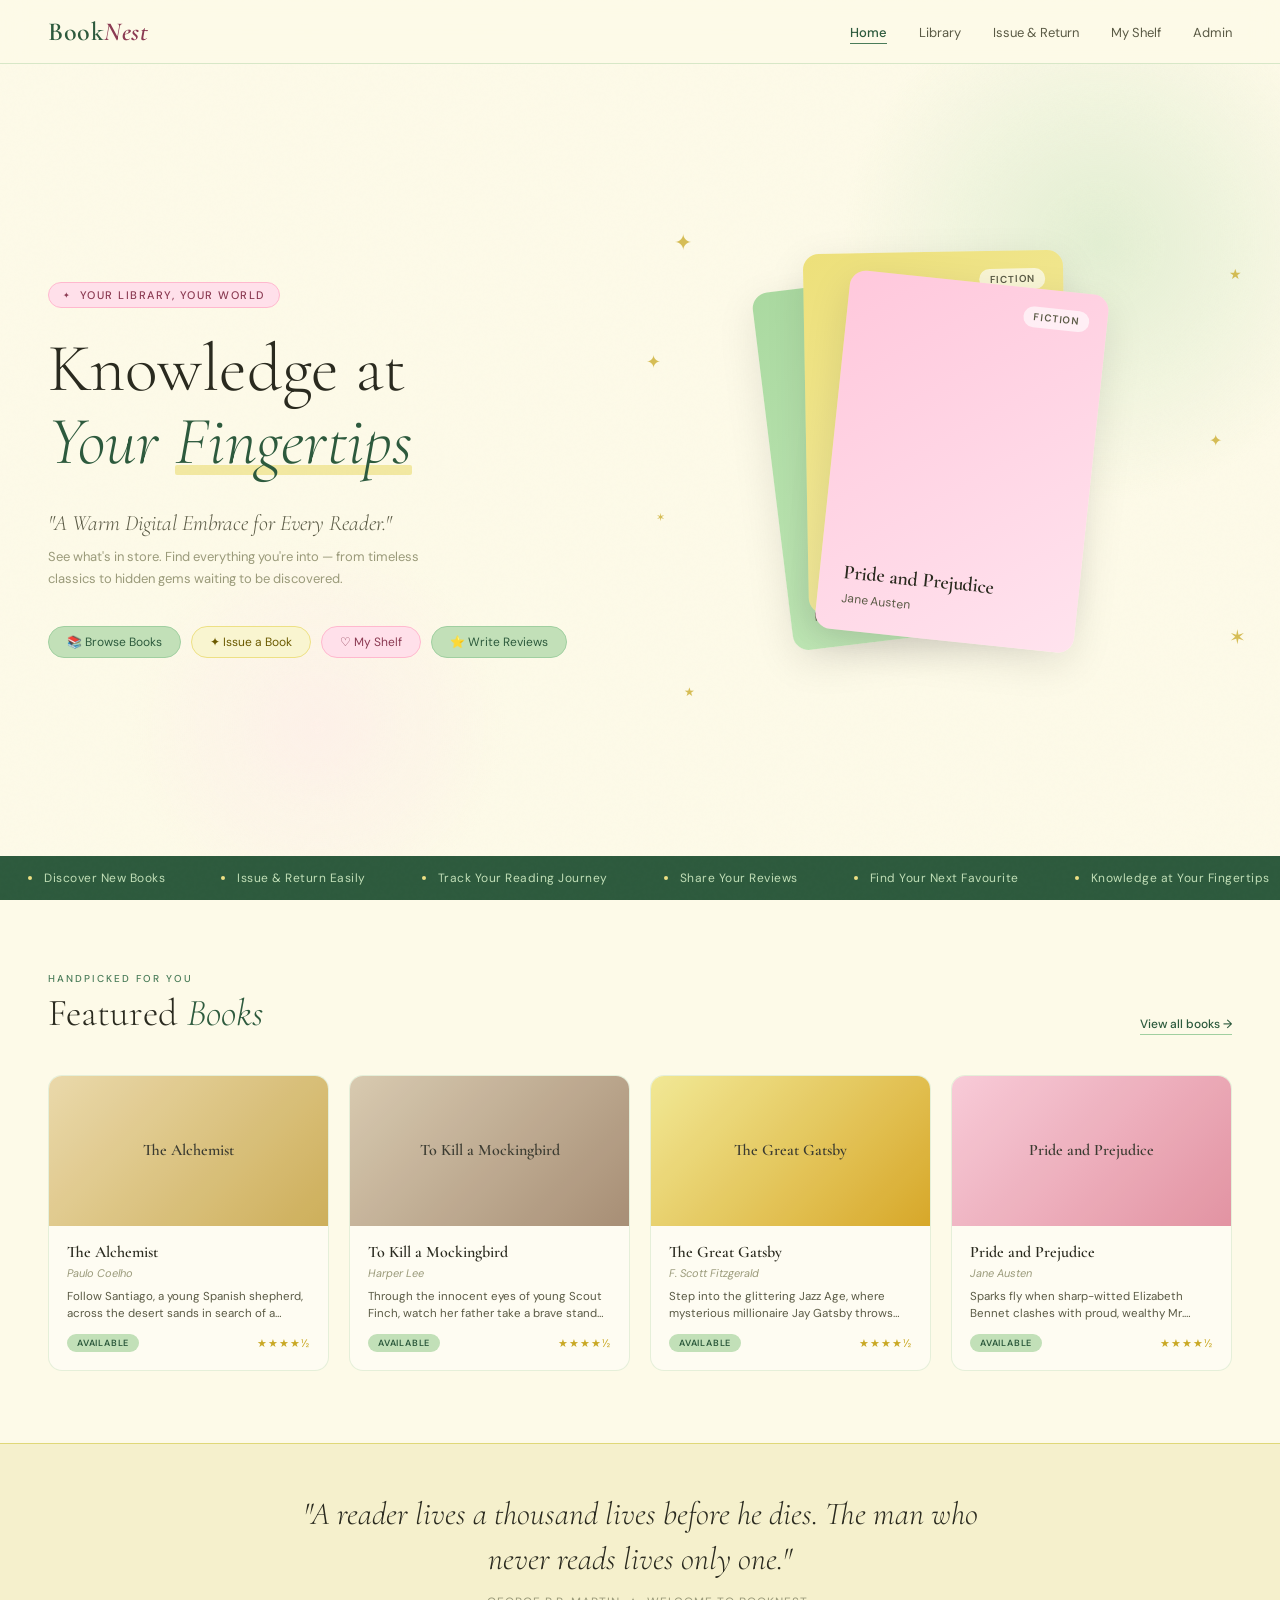
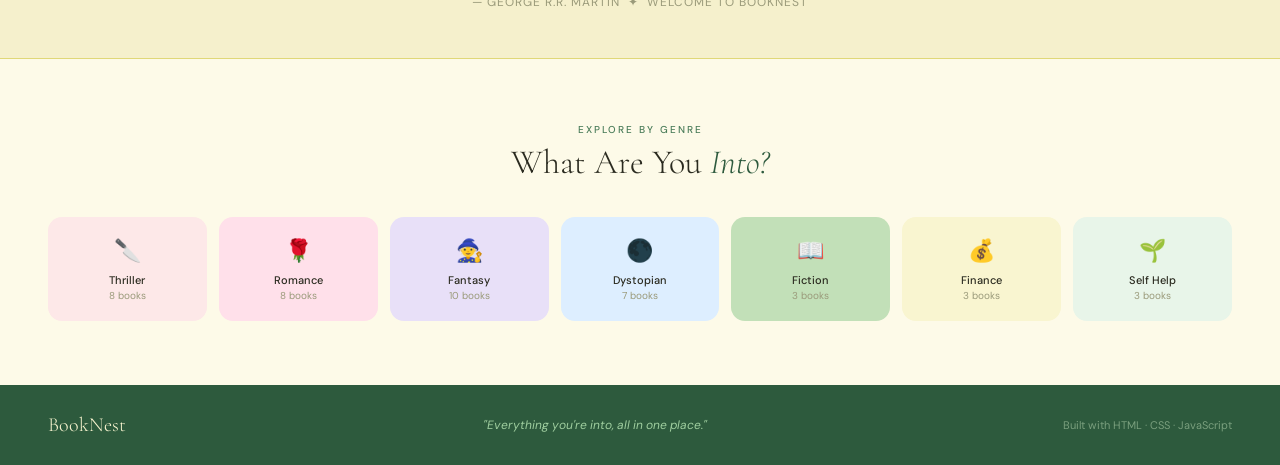
<file: BOOKNEST2/index.html>
<!DOCTYPE html>
<html lang="en">
<head>
  <meta charset="UTF-8">
  <meta name="viewport" content="width=device-width, initial-scale=1.0">
  <title>BookNest — Your Library, Your World</title>
  <link href="https://fonts.googleapis.com/css2?family=Cormorant+Garamond:ital,wght@0,300;0,400;0,600;1,300;1,400&family=DM+Sans:wght@300;400;500&display=swap" rel="stylesheet">
  <link rel="stylesheet" href="css/shared.css">
  <link rel="stylesheet" href="css/index.css">
</head>
<body>

  <nav>
    <a href="index.html" class="logo">Book<span>Nest</span></a>
    <ul class="nav-links">
      <li><a href="index.html" class="active">Home</a></li>
      <li><a href="library.html">Library</a></li>
      <li><a href="issue-return.html">Issue &amp; Return</a></li>
      <li><a href="my-shelf.html">My Shelf</a></li>
      <li><a href="admin.html">Admin</a></li>
    </ul>
  </nav>

  <section class="hero">
    <div class="hero-left">
      <div class="hero-eyebrow">Your Library, Your World</div>
      <h1 class="hero-title">Knowledge at<br><em>Your <span class="highlight">Fingertips</span></em></h1>
      <div class="hero-taglines">
        <p class="tagline-main">"A Warm Digital Embrace for Every Reader."</p>
        <p class="tagline-sub">See what's in store. Find everything you're into — from timeless classics to hidden gems waiting to be discovered.</p>
      </div>
      <div class="hero-tags">
        <span class="tag tag-pista"   onclick="window.location='library.html'">📚 Browse Books</span>
        <span class="tag tag-butter"  onclick="window.location='issue-return.html'">✦ Issue a Book</span>
        <span class="tag tag-pink"    onclick="window.location='my-shelf.html'">♡ My Shelf</span>
        <span class="tag tag-pista"   onclick="window.location='library.html'">⭐ Write Reviews</span>
      </div>
    </div>

    <div class="hero-right">
      <span class="star">✦</span><span class="star">★</span><span class="star">✦</span>
      <span class="star">✶</span><span class="star">★</span><span class="star">✦</span><span class="star">✶</span>
      <div class="book-stack" id="heroStack"><!-- Filled by index.js --></div>
    </div>
  </section>

  <div class="marquee-wrap">
    <div class="marquee-track">
      <span class="marquee-item"><span class="marquee-dot"></span>Discover New Books</span>
      <span class="marquee-item"><span class="marquee-dot"></span>Issue &amp; Return Easily</span>
      <span class="marquee-item"><span class="marquee-dot"></span>Track Your Reading Journey</span>
      <span class="marquee-item"><span class="marquee-dot"></span>Share Your Reviews</span>
      <span class="marquee-item"><span class="marquee-dot"></span>Find Your Next Favourite</span>
      <span class="marquee-item"><span class="marquee-dot"></span>Knowledge at Your Fingertips</span>
      <span class="marquee-item"><span class="marquee-dot"></span>Discover New Books</span>
      <span class="marquee-item"><span class="marquee-dot"></span>Issue &amp; Return Easily</span>
      <span class="marquee-item"><span class="marquee-dot"></span>Track Your Reading Journey</span>
      <span class="marquee-item"><span class="marquee-dot"></span>Share Your Reviews</span>
      <span class="marquee-item"><span class="marquee-dot"></span>Find Your Next Favourite</span>
      <span class="marquee-item"><span class="marquee-dot"></span>Knowledge at Your Fingertips</span>
    </div>
  </div>

  <section class="featured-section">
    <div class="section-header">
      <div>
        <div class="section-label">Handpicked for you</div>
        <h2 class="section-title">Featured <em>Books</em></h2>
      </div>
      <a href="library.html" class="view-all">View all books →</a>
    </div>
    <div class="books-grid" id="featuredGrid"><!-- Filled by index.js --></div>
  </section>

  <div class="quote-strip">
    <p class="quote-text">"A reader lives a thousand lives before he dies. The man who never reads lives only one."</p>
    <p class="quote-sub">— George R.R. Martin &nbsp;✦&nbsp; Welcome to BookNest</p>
  </div>

  <section class="genres-section">
    <div class="section-label" style="text-align:center">Explore by genre</div>
    <h2 class="section-title" style="text-align:center;font-size:34px">What Are You <em>Into?</em></h2>
    <div class="genres-grid">
      <div class="genre-pill gp-1" onclick="window.location='library.html?genre=Thriller'"><div class="genre-icon">🔪</div><div class="genre-name">Thriller</div><div class="genre-count">8 books</div></div>
      <div class="genre-pill gp-2" onclick="window.location='library.html?genre=Romance'"><div class="genre-icon">🌹</div><div class="genre-name">Romance</div><div class="genre-count">8 books</div></div>
      <div class="genre-pill gp-3" onclick="window.location='library.html?genre=Fantasy'"><div class="genre-icon">🧙</div><div class="genre-name">Fantasy</div><div class="genre-count">10 books</div></div>
      <div class="genre-pill gp-4" onclick="window.location='library.html?genre=Dystopian'"><div class="genre-icon">🌑</div><div class="genre-name">Dystopian</div><div class="genre-count">7 books</div></div>
      <div class="genre-pill gp-5" onclick="window.location='library.html?genre=Fiction'"><div class="genre-icon">📖</div><div class="genre-name">Fiction</div><div class="genre-count">3 books</div></div>
      <div class="genre-pill gp-6" onclick="window.location='library.html?genre=Finance'"><div class="genre-icon">💰</div><div class="genre-name">Finance</div><div class="genre-count">3 books</div></div>
      <div class="genre-pill gp-7" onclick="window.location='library.html?genre=Self+Help'"><div class="genre-icon">🌱</div><div class="genre-name">Self Help</div><div class="genre-count">3 books</div></div>
    </div>
  </section>

  <footer>
    <div class="footer-logo">BookNest</div>
    <div class="footer-tagline">"Everything you're into, all in one place."</div>
    <div class="footer-built">Built with HTML · CSS · JavaScript</div>
  </footer>

  <!-- JS: shared data first, then page-specific -->
  <script src="js/books-data.js"></script>
  <script src="js/index.js"></script>

</body>
</html>
</file>
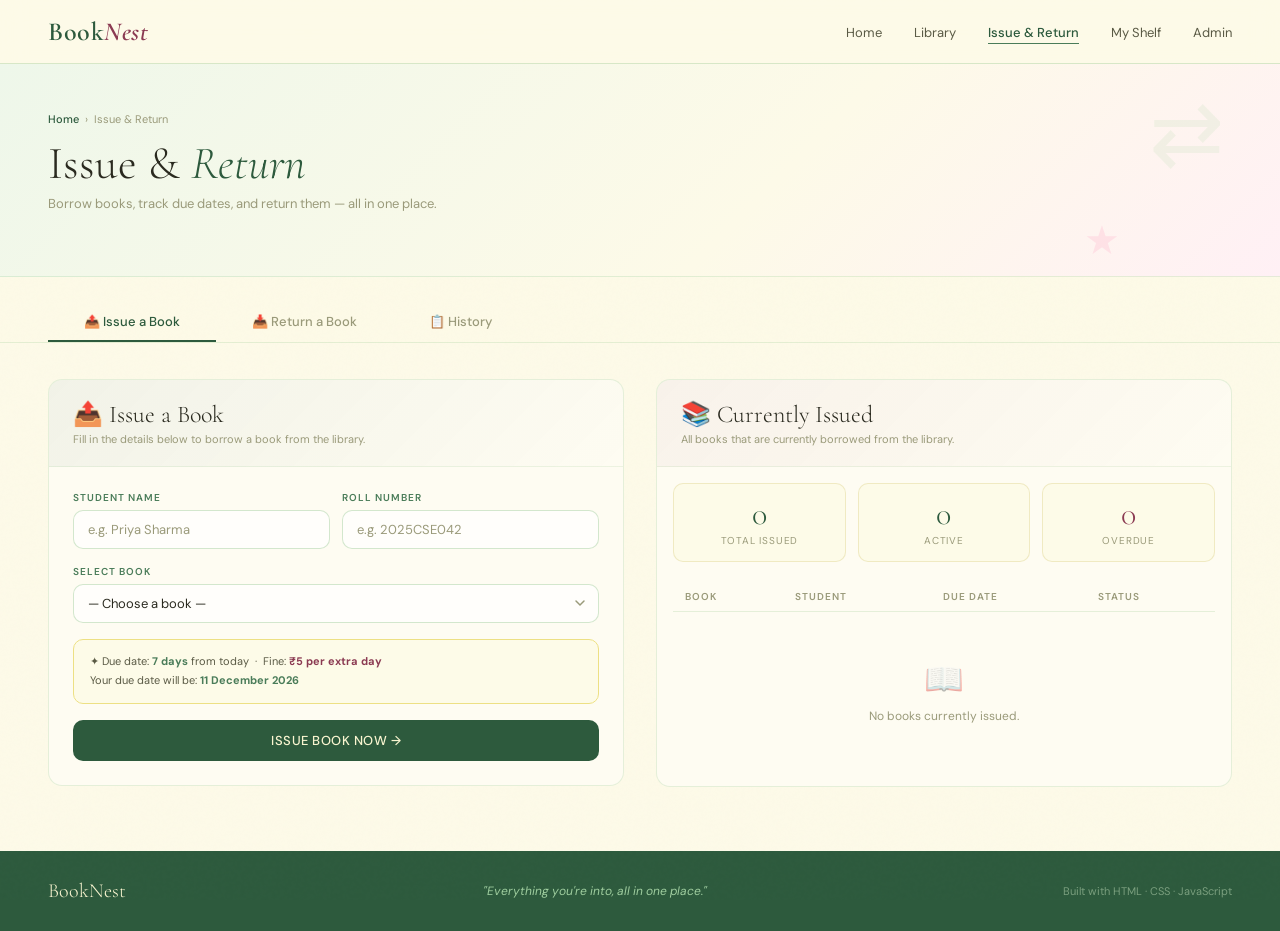
<file: BOOKNEST2/issue-return.html>
<!DOCTYPE html>
<html lang="en">
<head>
  <meta charset="UTF-8">
  <meta name="viewport" content="width=device-width, initial-scale=1.0">
  <title>BookNest — Issue &amp; Return</title>
  <link href="https://fonts.googleapis.com/css2?family=Cormorant+Garamond:ital,wght@0,300;0,400;0,600;1,300;1,400&family=DM+Sans:wght@300;400;500&display=swap" rel="stylesheet">
  <link rel="stylesheet" href="css/shared.css">
  <link rel="stylesheet" href="css/issue-return.css">
</head>
<body>

<nav>
  <a href="index.html" class="logo">Book<span>Nest</span></a>
  <ul class="nav-links">
    <li><a href="index.html">Home</a></li>
    <li><a href="library.html">Library</a></li>
    <li><a href="issue-return.html" class="active">Issue &amp; Return</a></li>
    <li><a href="my-shelf.html">My Shelf</a></li>
    <li><a href="admin.html">Admin</a></li>
  </ul>
</nav>

<div class="page-header">
  <div class="breadcrumb"><a href="index.html">Home</a> › <span>Issue &amp; Return</span></div>
  <h1 class="page-title">Issue &amp; <em>Return</em></h1>
  <p class="page-subtitle">Borrow books, track due dates, and return them — all in one place.</p>
</div>

<div class="tab-bar">
  <button class="tab-btn active" data-tab="issue">📤 Issue a Book</button>
  <button class="tab-btn" data-tab="return">📥 Return a Book</button>
  <button class="tab-btn" data-tab="history">📋 History</button>
</div>

<!-- ── ISSUE TAB ── -->
<div class="main-content tab-panel active" id="tab-issue">

  <div class="panel" style="animation-delay:.05s">
    <div class="panel-header" style="background:linear-gradient(135deg,rgba(45,90,61,.06),transparent)">
      <h2>📤 Issue a Book</h2>
      <p>Fill in the details below to borrow a book from the library.</p>
    </div>
    <div class="panel-body">
      <div class="form-row">
        <div class="form-group">
          <label class="form-label" for="issueName">Student Name</label>
          <input class="form-input" type="text" id="issueName" placeholder="e.g. Priya Sharma">
          <span class="error-msg" id="issueNameErr">Please enter your name</span>
        </div>
        <div class="form-group">
          <label class="form-label" for="issueRoll">Roll Number</label>
          <input class="form-input" type="text" id="issueRoll" placeholder="e.g. 2025CSE042">
          <span class="error-msg" id="issueRollErr">Please enter roll number</span>
        </div>
      </div>

      <div class="form-group">
        <label class="form-label" for="issueBookSelect">Select Book</label>
        <select class="form-select" id="issueBookSelect">
          <option value="">— Choose a book —</option>
        </select>
        <span class="error-msg" id="issueBookErr">Please select a book</span>
      </div>

      <div class="book-preview" id="bookPreview">
        <div class="preview-cover" id="previewCover"></div>
        <div class="preview-info">
          <div class="preview-title"  id="previewTitle"></div>
          <div class="preview-author" id="previewAuthor"></div>
          <div class="preview-badges">
            <span class="badge badge-genre"    id="previewGenre"></span>
            <span class="badge"                id="previewStatus"></span>
          </div>
        </div>
      </div>

      <div class="info-box">
        ✦ Due date: <strong>7 days</strong> from today &nbsp;·&nbsp;
        Fine: <strong style="color:var(--pink-text)">₹5 per extra day</strong><br>
        Your due date will be: <strong id="dueDateDisplay">—</strong>
      </div>

      <button class="submit-btn submit-btn-issue" id="issueSubmitBtn">Issue Book Now →</button>
    </div>
  </div>

  <div class="panel" style="animation-delay:.1s">
    <div class="panel-header" style="background:linear-gradient(135deg,rgba(139,58,82,.05),transparent)">
      <h2>📚 Currently Issued</h2>
      <p>All books that are currently borrowed from the library.</p>
    </div>
    <div class="panel-body" style="padding:16px">
      <div class="stats-row">
        <div class="stat-card"><div class="stat-num" id="statTotal">0</div><div class="stat-label">Total Issued</div></div>
        <div class="stat-card"><div class="stat-num" id="statActive">0</div><div class="stat-label">Active</div></div>
        <div class="stat-card overdue-stat"><div class="stat-num" id="statOverdue">0</div><div class="stat-label">Overdue</div></div>
      </div>
      <div class="issued-table-wrap">
        <table class="issued-table">
          <thead><tr><th>Book</th><th>Student</th><th>Due Date</th><th>Status</th></tr></thead>
          <tbody id="issuedTableBody">
            <tr><td colspan="4"><div class="empty-table"><div class="ei">📖</div><p>No books currently issued.</p></div></td></tr>
          </tbody>
        </table>
      </div>
    </div>
  </div>
</div>

<!-- ── RETURN TAB ── -->
<div class="main-content tab-panel" id="tab-return">

  <div class="panel" style="animation-delay:.05s">
    <div class="panel-header" style="background:linear-gradient(135deg,rgba(139,58,82,.06),transparent)">
      <h2>📥 Return a Book</h2>
      <p>Look up by roll number or click a row on the right.</p>
    </div>
    <div class="panel-body">
      <div class="form-group">
        <label class="form-label">Look Up by Roll Number</label>
        <div class="lookup-row">
          <input class="lookup-input" type="text" id="lookupRoll" placeholder="Enter roll number…">
          <button class="lookup-btn" id="lookupBtn">Look Up</button>
        </div>
      </div>

      <div class="return-result" id="returnResult">
        <div class="rr-header">
          <div>
            <div class="rr-title" id="rrTitle"></div>
            <div class="rr-sub"   id="rrSub"></div>
          </div>
          <span class="badge" id="rrStatusBadge"></span>
        </div>
        <div class="rr-body">
          <div><div class="rr-field-label">Student</div>   <div class="rr-field-val" id="rrStudent"></div></div>
          <div><div class="rr-field-label">Roll Number</div><div class="rr-field-val" id="rrRoll"></div></div>
          <div><div class="rr-field-label">Issued On</div>  <div class="rr-field-val" id="rrIssuedOn"></div></div>
          <div><div class="rr-field-label">Due Date</div>   <div class="rr-field-val" id="rrDue"></div></div>
        </div>
        <div class="fine-display" id="fineDisplay">
          ⚠ Overdue Fine: <strong id="fineAmount"></strong> (₹5 × <span id="fineDays"></span> days)
        </div>
      </div>

      <button class="submit-btn submit-btn-return" id="returnSubmitBtn" disabled>Select a Record to Return</button>
    </div>
  </div>

  <div class="panel" style="animation-delay:.1s">
    <div class="panel-header" style="background:linear-gradient(135deg,rgba(249,245,208,.5),transparent)">
      <h2>📋 All Issued Books</h2>
      <p>Click a row to select it for return.</p>
    </div>
    <div class="panel-body" style="padding:16px">
      <div class="issued-table-wrap">
        <table class="issued-table">
          <thead><tr><th>Book</th><th>Student / Roll</th><th>Due</th></tr></thead>
          <tbody id="returnTableBody">
            <tr><td colspan="3"><div class="empty-table"><div class="ei">📖</div><p>No books currently issued.</p></div></td></tr>
          </tbody>
        </table>
      </div>
    </div>
  </div>
</div>

<!-- ── HISTORY TAB ── -->
<div class="main-content tab-panel" id="tab-history">
  <div class="panel" style="animation-delay:.05s">
    <div class="panel-header" style="background:linear-gradient(135deg,rgba(194,224,184,.2),transparent)">
      <h2>📋 Complete History</h2>
      <p>All issue and return transactions from the library.</p>
    </div>
    <div class="panel-body" style="padding:16px">
      <div class="issued-table-wrap">
        <table class="issued-table">
          <thead>
            <tr><th>Book</th><th>Student</th><th>Roll No.</th><th>Issued On</th><th>Due Date</th><th>Returned On</th><th>Fine</th><th>Status</th></tr>
          </thead>
          <tbody id="historyTableBody">
            <tr><td colspan="8"><div class="empty-table"><div class="ei">📋</div><p>No transactions yet.</p></div></td></tr>
          </tbody>
        </table>
      </div>
    </div>
  </div>
</div>

<footer>
  <div class="footer-logo">BookNest</div>
  <div class="footer-tagline">"Everything you're into, all in one place."</div>
  <div class="footer-built">Built with HTML · CSS · JavaScript</div>
</footer>

<div class="toast" id="toast"></div>

<!-- JS: shared data first, then page-specific -->
<script src="js/books-data.js"></script>
<script src="js/issue-return.js"></script>

</body>
</html>
</file>
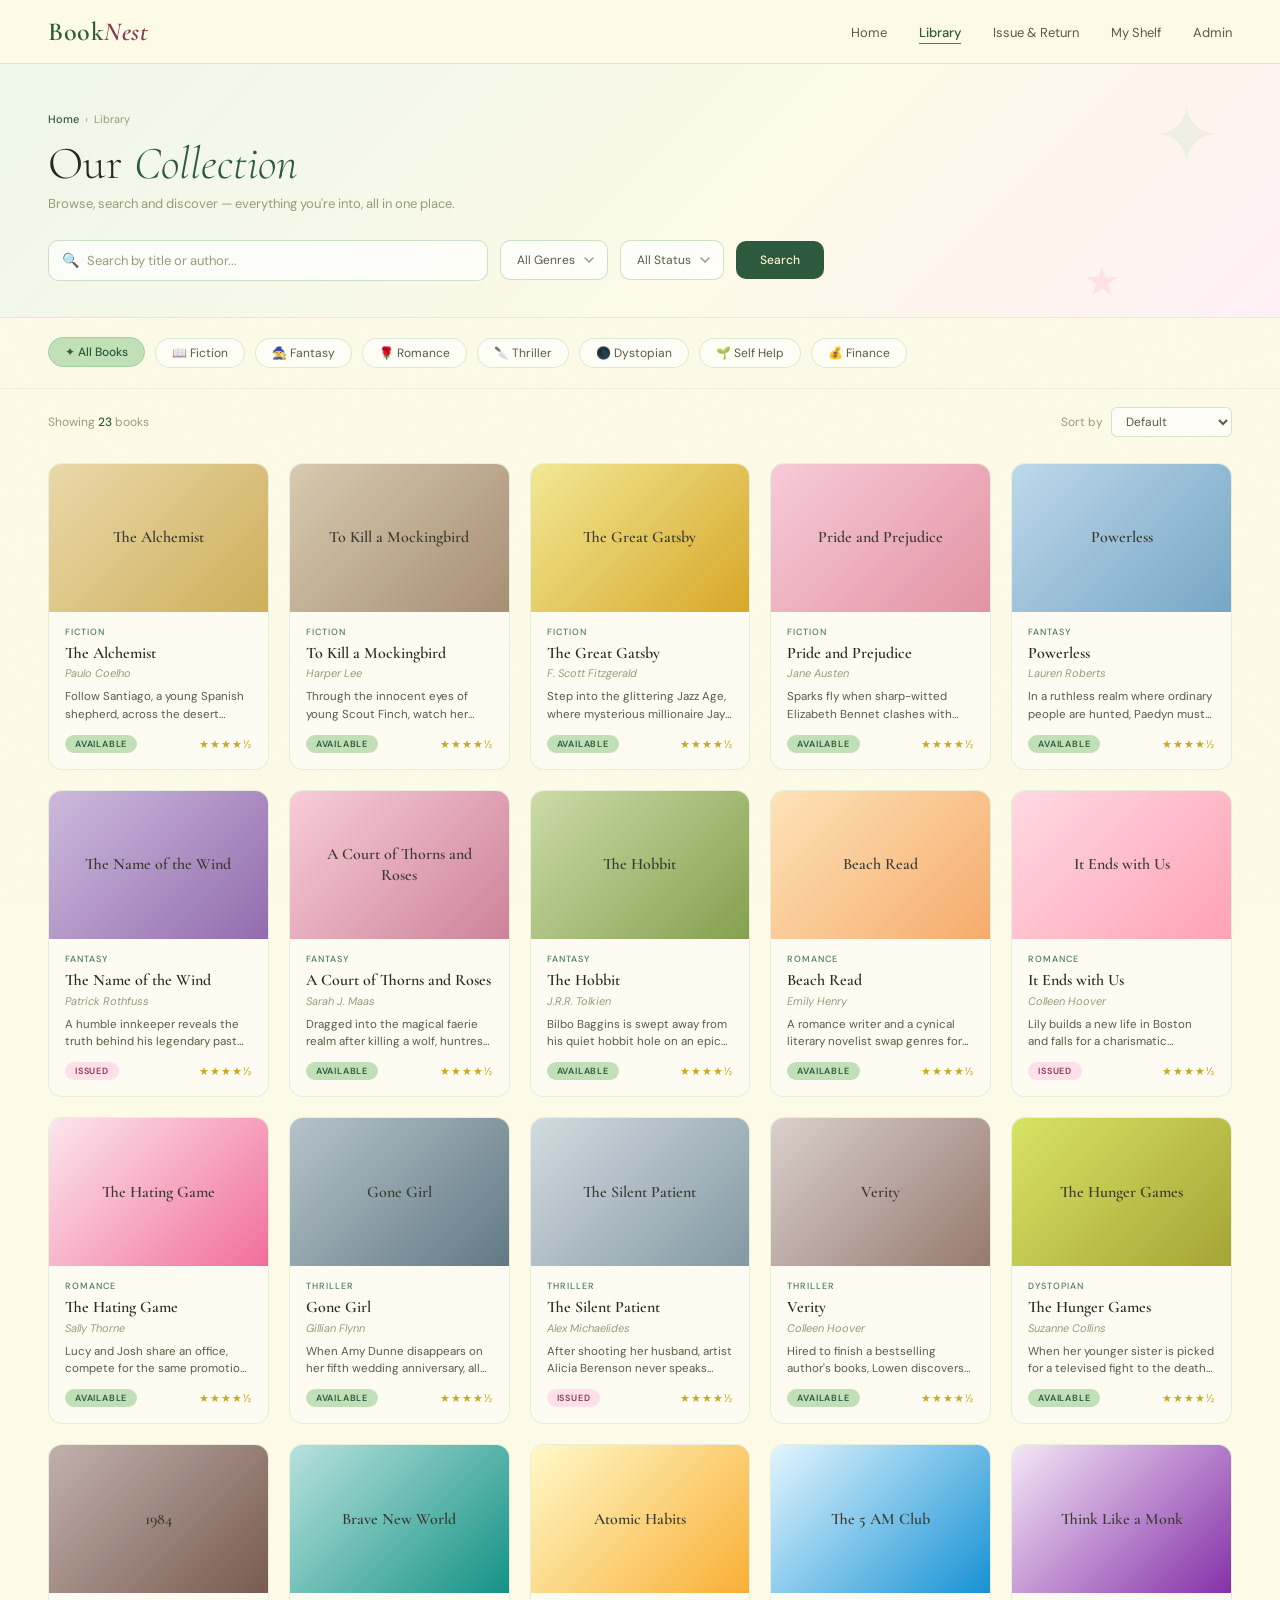
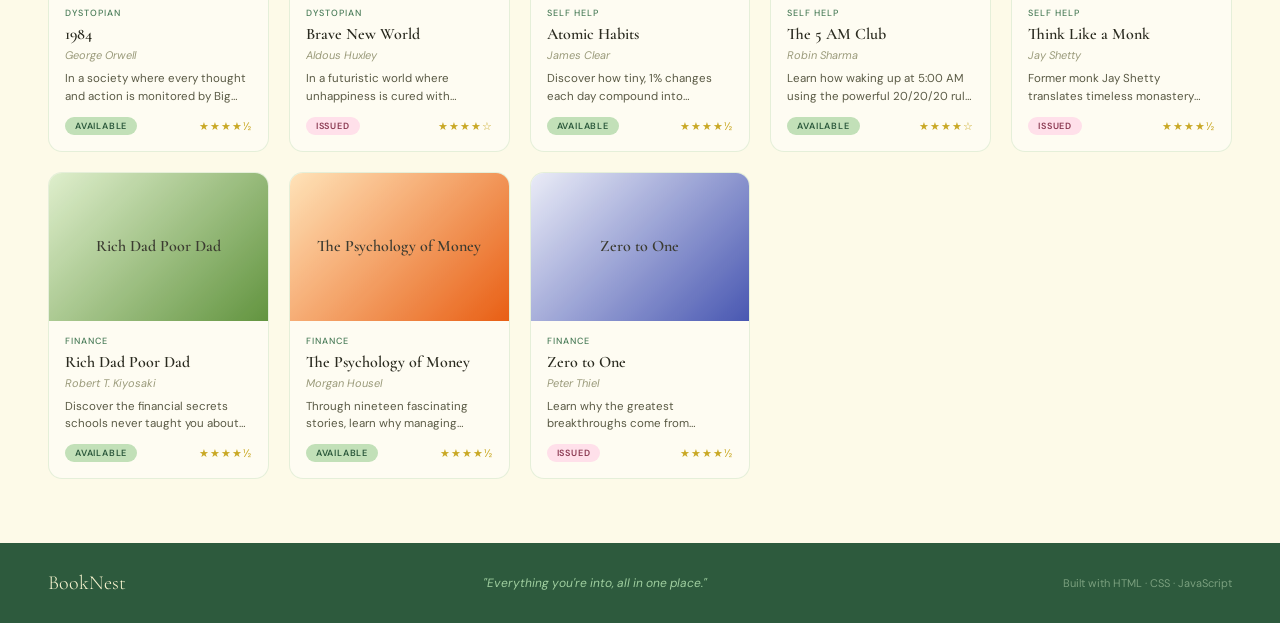
<file: BOOKNEST2/library.html>
<!DOCTYPE html>
<html lang="en">
<head>
  <meta charset="UTF-8">
  <meta name="viewport" content="width=device-width, initial-scale=1.0">
  <title>BookNest — Library</title>
  <link href="https://fonts.googleapis.com/css2?family=Cormorant+Garamond:ital,wght@0,300;0,400;0,600;1,300;1,400&family=DM+Sans:wght@300;400;500&display=swap" rel="stylesheet">
  <link rel="stylesheet" href="css/shared.css">
  <link rel="stylesheet" href="css/library.css">
</head>
<body>

  <nav>
    <a href="index.html" class="logo">Book<span>Nest</span></a>
    <ul class="nav-links">
      <li><a href="index.html">Home</a></li>
      <li><a href="library.html" class="active">Library</a></li>
      <li><a href="issue-return.html">Issue &amp; Return</a></li>
      <li><a href="my-shelf.html">My Shelf</a></li>
      <li><a href="admin.html">Admin</a></li>
    </ul>
  </nav>

  <div class="page-header">
    <div class="breadcrumb"><a href="index.html">Home</a> › <span>Library</span></div>
    <h1 class="page-title">Our <em>Collection</em></h1>
    <p class="page-subtitle">Browse, search and discover — everything you're into, all in one place.</p>
    <div class="search-bar">
      <div class="search-wrapper">
        <span class="search-icon">🔍</span>
        <input class="search-input" id="searchInput" type="text" placeholder="Search by title or author...">
      </div>
      <select class="filter-select" id="genreFilter">
        <option value="all">All Genres</option>
        <option value="Fiction">Fiction</option>
        <option value="Fantasy">Fantasy</option>
        <option value="Romance">Romance</option>
        <option value="Thriller">Thriller</option>
        <option value="Dystopian">Dystopian</option>
        <option value="Self Help">Self Help</option>
        <option value="Finance">Finance</option>
      </select>
      <select class="filter-select" id="statusFilter">
        <option value="all">All Status</option>
        <option value="available">Available</option>
        <option value="issued">Issued</option>
      </select>
      <button class="search-btn" id="searchBtn">Search</button>
    </div>
  </div>

  <div class="genre-strip" id="genreStrip">
    <span class="genre-pill active" data-genre="all">✦ All Books</span>
    <span class="genre-pill" data-genre="Fiction">📖 Fiction</span>
    <span class="genre-pill" data-genre="Fantasy">🧙 Fantasy</span>
    <span class="genre-pill" data-genre="Romance">🌹 Romance</span>
    <span class="genre-pill" data-genre="Thriller">🔪 Thriller</span>
    <span class="genre-pill" data-genre="Dystopian">🌑 Dystopian</span>
    <span class="genre-pill" data-genre="Self Help">🌱 Self Help</span>
    <span class="genre-pill" data-genre="Finance">💰 Finance</span>
  </div>

  <div class="results-bar">
    <div class="results-count">Showing <span id="resultCount">0</span> books</div>
    <div class="sort-row">
      Sort by
      <select class="sort-select" id="sortSelect">
        <option value="default">Default</option>
        <option value="title">Title A–Z</option>
        <option value="rating">Top Rated</option>
        <option value="available">Available First</option>
      </select>
    </div>
  </div>

  <section class="books-section">
    <div class="books-grid" id="booksGrid"></div>
    <div class="empty-state" id="emptyState">
      <div class="empty-icon">📚</div>
      <div class="empty-title">No books found</div>
      <div class="empty-sub">Try a different search term or genre filter.</div>
    </div>
  </section>

  <footer>
    <div class="footer-logo">BookNest</div>
    <div class="footer-tagline">"Everything you're into, all in one place."</div>
    <div class="footer-built">Built with HTML · CSS · JavaScript</div>
  </footer>

  <!-- JS: shared data first, then page-specific -->
  <script src="js/books-data.js"></script>
  <script src="js/library.js"></script>

</body>
</html>
</file>
<file: BOOKNEST2/css/shared.css>
/* ════════════════════════════════════════════
   BOOKNEST — Shared Styles (shared.css)
   Used across: index, library, issue-return,
                book-detail, my-shelf, admin
   ════════════════════════════════════════════ */

:root {
  --butter:      #F9F5D0;
  --butter-deep: #EDE084;
  --butter-soft: #FDFBE8;
  --pista:       #C2E0B8;
  --pista-deep:  #A0CFA0;
  --pista-dark:  #4a7c59;
  --pista-text:  #2d5a3d;
  --pink-soft:   #FFE0EA;
  --pink-mid:    #FFB8CE;
  --pink-text:   #8B3A52;
  --text-dark:   #2a2a1f;
  --text-mid:    #5a5a45;
  --text-light:  #9a9a7a;
  --radius:      14px;
}

* { margin: 0; padding: 0; box-sizing: border-box; }

body {
  font-family: 'DM Sans', sans-serif;
  background: #FDFAE8;
  color: var(--text-dark);
  overflow-x: hidden;
  min-height: 100vh;
}

/* Noise texture overlay */
body::before {
  content: '';
  position: fixed;
  inset: 0;
  background-image: url("data:image/svg+xml,%3Csvg viewBox='0 0 256 256' xmlns='http://www.w3.org/2000/svg'%3E%3Cfilter id='noise'%3E%3CfeTurbulence type='fractalNoise' baseFrequency='0.9' numOctaves='4' stitchTiles='stitch'/%3E%3C/filter%3E%3Crect width='100%25' height='100%25' filter='url(%23noise)' opacity='0.03'/%3E%3C/svg%3E");
  pointer-events: none;
  z-index: 0;
  opacity: 0.4;
}

/* ── NAVBAR ── */
nav {
  position: sticky;
  top: 0;
  z-index: 100;
  background: rgba(253, 250, 232, 0.92);
  backdrop-filter: blur(12px);
  border-bottom: 1px solid rgba(168, 207, 160, 0.45);
  padding: 0 48px;
  height: 64px;
  display: flex;
  align-items: center;
  justify-content: space-between;
}

.logo {
  font-family: 'Cormorant Garamond', serif;
  font-size: 26px;
  font-weight: 600;
  color: var(--pista-text);
  text-decoration: none;
  letter-spacing: 0.5px;
}
.logo span { color: var(--pink-text); font-style: italic; }

.nav-links { display: flex; gap: 32px; list-style: none; }
.nav-links a {
  font-size: 13px;
  color: var(--text-mid);
  text-decoration: none;
  position: relative;
  transition: color 0.2s;
}
.nav-links a::after {
  content: '';
  position: absolute;
  bottom: -3px;
  left: 0;
  width: 0;
  height: 1.5px;
  background: var(--pista-dark);
  transition: width 0.3s;
}
.nav-links a:hover { color: var(--pista-text); }
.nav-links a:hover::after,
.nav-links a.active::after { width: 100%; }
.nav-links a.active { color: var(--pista-text); font-weight: 500; }

/* ── BADGES ── */
.badge {
  font-size: 9px;
  font-weight: 600;
  text-transform: uppercase;
  letter-spacing: 0.8px;
  padding: 3px 10px;
  border-radius: 10px;
}
.badge-available { background: var(--pista);     color: var(--pista-text); }
.badge-issued    { background: var(--pink-soft); color: var(--pink-text);  }

/* ── BOOK CARDS ── */
.book-card {
  background: #fefcf2;
  border-radius: var(--radius);
  overflow: hidden;
  border: 1px solid rgba(168, 207, 160, 0.3);
  cursor: pointer;
  transition: transform 0.3s, box-shadow 0.3s;
}
.book-card:hover {
  transform: translateY(-6px);
  box-shadow: 0 16px 40px rgba(74, 124, 89, 0.12);
}
.book-cover {
  height: 150px;
  display: flex;
  align-items: center;
  justify-content: center;
  font-family: 'Cormorant Garamond', serif;
  font-size: 16px;
  font-weight: 600;
  color: var(--text-dark);
  text-align: center;
  padding: 20px;
  line-height: 1.3;
  position: relative;
}
.book-cover-overlay {
  position: absolute;
  inset: 0;
  background: rgba(255, 255, 255, 0.08);
}
.book-info    { padding: 16px 18px 18px; }
.book-genre   { font-size: 9px; font-weight: 500; text-transform: uppercase; letter-spacing: 1px; color: var(--pista-dark); margin-bottom: 5px; }
.book-title   { font-family: 'Cormorant Garamond', serif; font-size: 16px; font-weight: 600; color: var(--text-dark); margin-bottom: 3px; line-height: 1.3; }
.book-author  { font-size: 11px; color: var(--text-light); font-style: italic; margin-bottom: 8px; }
.book-card-desc {
  font-size: 11.5px;
  color: var(--text-mid);
  line-height: 1.5;
  margin-bottom: 12px;
  display: -webkit-box;
  -webkit-line-clamp: 2;
  -webkit-box-orient: vertical;
  overflow: hidden;
  text-overflow: ellipsis;
}
.book-footer  { display: flex; align-items: center; justify-content: space-between; }
.stars        { color: #c9a825; font-size: 11px; letter-spacing: 1px; }

/* ── TOAST ── */
.toast {
  position: fixed;
  bottom: 28px;
  right: 28px;
  background: var(--pista-text);
  color: var(--butter);
  padding: 13px 22px;
  border-radius: 12px;
  font-size: 13px;
  font-weight: 500;
  box-shadow: 0 8px 28px rgba(45, 90, 61, 0.25);
  z-index: 9999;
  transform: translateY(80px);
  opacity: 0;
  transition: all 0.4s cubic-bezier(0.34, 1.56, 0.64, 1);
  max-width: 360px;
  line-height: 1.4;
}
.toast.show { transform: translateY(0); opacity: 1; }
.toast.err  { background: var(--pink-text); }

/* ── FOOTER ── */
footer {
  background: var(--pista-text);
  padding: 28px 48px;
  display: flex;
  align-items: center;
  justify-content: space-between;
}
.footer-logo    { font-family: 'Cormorant Garamond', serif; font-size: 20px; color: var(--butter); font-weight: 300; }
.footer-tagline { font-size: 12px; color: var(--pista-deep); font-style: italic; }
.footer-built   { font-size: 11px; color: rgba(200, 230, 192, 0.5); }

/* ── PAGE HEADER (library, issue-return) ── */
.page-header {
  background: linear-gradient(135deg, #eef7ea, #fdfae8 60%, #fff0f5);
  border-bottom: 1px solid rgba(168, 207, 160, 0.3);
  padding: 48px 48px 36px;
  position: relative;
  overflow: hidden;
}
.page-header::after {
  content: '★';
  position: absolute;
  bottom: 10px;
  right: 160px;
  font-size: 40px;
  color: var(--pink-mid);
  opacity: 0.3;
}
.breadcrumb {
  font-size: 11px;
  color: var(--text-light);
  margin-bottom: 12px;
  display: flex;
  align-items: center;
  gap: 6px;
}
.breadcrumb a { color: var(--pista-text); text-decoration: none; font-weight: 500; }
.page-title {
  font-family: 'Cormorant Garamond', serif;
  font-size: 46px;
  font-weight: 300;
  color: var(--text-dark);
  line-height: 1.1;
  margin-bottom: 6px;
}
.page-title em  { font-style: italic; color: var(--pista-text); }
.page-subtitle  { font-size: 13px; color: var(--text-light); margin-bottom: 28px; }

/* ── ANIMATIONS ── */
@keyframes fadeUp {
  from { opacity: 0; transform: translateY(16px); }
  to   { opacity: 1; transform: translateY(0);     }
}
@keyframes floatStar {
  0%,100% { transform: translateY(0)     rotate(0deg);  opacity: 0.7; }
  50%     { transform: translateY(-14px) rotate(20deg); opacity: 1;   }
}
@keyframes marquee {
  from { transform: translateX(0);    }
  to   { transform: translateX(-50%); }
}

.fade-in   { animation: fadeUp 0.5s ease both; }
.fade-in-2 { animation: fadeUp 0.5s 0.1s ease both; }
.fade-in-3 { animation: fadeUp 0.5s 0.2s ease both; }
</file>
<file: BOOKNEST2/css/index.css>
/* ════════════════════════════════════════════
   BOOKNEST — index.css  (Homepage only)
   Depends on: shared.css (load first)
   ════════════════════════════════════════════ */

/* ── HERO ── */
.hero {
  min-height: 88vh;
  display: grid;
  grid-template-columns: 1fr 1fr;
  align-items: center;
  padding: 60px 48px 40px;
  gap: 48px;
  position: relative;
  overflow: hidden;
}
.hero::before {
  content: '';
  position: absolute;
  top: -80px; right: -80px;
  width: 520px; height: 520px;
  background: radial-gradient(circle, var(--pista) 0%, transparent 70%);
  opacity: 0.45;
  border-radius: 50%;
}
.hero::after {
  content: '';
  position: absolute;
  bottom: -60px; left: 10%;
  width: 380px; height: 380px;
  background: radial-gradient(circle, #ffe0ea 0%, transparent 70%);
  opacity: 0.35;
  border-radius: 50%;
}
.hero-left { position: relative; z-index: 1; }

.hero-eyebrow {
  display: inline-flex;
  align-items: center;
  gap: 8px;
  background: var(--pink-soft);
  border: 1px solid var(--pink-mid);
  color: var(--pink-text);
  font-size: 11px;
  font-weight: 500;
  letter-spacing: 1.5px;
  text-transform: uppercase;
  padding: 5px 14px;
  border-radius: 20px;
  margin-bottom: 24px;
  animation: fadeUp 0.6s ease both;
}
.hero-eyebrow::before { content: '✦'; font-size: 8px; }

.hero-title {
  font-family: 'Cormorant Garamond', serif;
  font-size: 68px;
  font-weight: 300;
  line-height: 1.08;
  color: var(--text-dark);
  margin-bottom: 8px;
  animation: fadeUp 0.6s 0.1s ease both;
}
.hero-title em { font-style: italic; color: var(--pista-text); }
.hero-title .highlight { position: relative; display: inline-block; }
.hero-title .highlight::after {
  content: '';
  position: absolute;
  bottom: 4px; left: 0;
  width: 100%; height: 10px;
  background: var(--butter-deep);
  z-index: -1;
  border-radius: 2px;
  opacity: 0.7;
}

.hero-taglines { margin: 28px 0 36px; animation: fadeUp 0.6s 0.2s ease both; }
.tagline-main  { font-family: 'Cormorant Garamond', serif; font-size: 22px; font-weight: 300; font-style: italic; color: var(--text-mid); line-height: 1.5; margin-bottom: 6px; }
.tagline-sub   { font-size: 13px; color: var(--text-light); line-height: 1.7; max-width: 400px; }

.hero-tags { display: flex; gap: 10px; flex-wrap: wrap; animation: fadeUp 0.6s 0.3s ease both; }
.tag {
  padding: 7px 18px;
  border-radius: 20px;
  font-size: 12px;
  cursor: pointer;
  transition: all 0.2s;
  border: 1.5px solid transparent;
}
.tag-butter { background: var(--butter);    color: #6b5a00;           border-color: var(--butter-deep); }
.tag-pista  { background: var(--pista);     color: var(--pista-text); border-color: var(--pista-deep);  }
.tag-pink   { background: var(--pink-soft); color: var(--pink-text);  border-color: var(--pink-mid);    }
.tag-butter:hover,
.tag-pista:hover,
.tag-pink:hover { opacity: 0.85; transform: translateY(-1px); }

/* ── HERO RIGHT / BOOK STACK ── */
.hero-right {
  position: relative;
  z-index: 1;
  display: flex;
  align-items: center;
  justify-content: center;
  height: 520px;
}
.book-stack { position: relative; width: 300px; height: 420px; }
.stacked-card {
  position: absolute;
  width: 260px; height: 360px;
  border-radius: 16px;
  display: flex;
  flex-direction: column;
  justify-content: flex-end;
  padding: 24px;
  box-shadow: 0 12px 40px rgba(0,0,0,0.1);
  transition: transform 0.4s ease;
  cursor: pointer;
}
.stacked-card:nth-child(1) { background: linear-gradient(145deg,#aad9a0,#c8edbe); transform: rotate(-7deg)  translate(-28px, 14px); z-index: 1; }
.stacked-card:nth-child(2) { background: linear-gradient(145deg,#ede07a,#f5eeaa); transform: rotate(-1deg)  translate(8px, -8px);   z-index: 2; }
.stacked-card:nth-child(3) { background: linear-gradient(145deg,#ffc8dc,#ffe3ee); transform: rotate(6deg)   translate(36px, 18px);  z-index: 3; }
.book-stack:hover .stacked-card:nth-child(1) { transform: rotate(-10deg) translate(-44px, 20px); }
.book-stack:hover .stacked-card:nth-child(2) { transform: rotate(-1deg)  translate(8px, -14px);  }
.book-stack:hover .stacked-card:nth-child(3) { transform: rotate(8deg)   translate(52px, 24px);  }
.stacked-card:hover { filter: brightness(1.04); }
.stacked-card-title  { font-family: 'Cormorant Garamond', serif; font-size: 20px; font-weight: 600; color: var(--text-dark); margin-bottom: 5px; line-height: 1.3; }
.stacked-card-author { font-size: 12px; color: var(--text-mid); }
.stacked-card-badge  { position: absolute; top: 18px; right: 18px; font-size: 10px; font-weight: 600; text-transform: uppercase; letter-spacing: 0.8px; padding: 4px 10px; border-radius: 12px; background: rgba(255,255,255,0.65); color: var(--text-mid); }

/* Floating stars */
.star { position: absolute; color: #c9a825; opacity: 0.75; animation: floatStar 3.5s ease-in-out infinite; pointer-events: none; user-select: none; }
.star:nth-child(1) { top: 18px;  left: 10px;  font-size: 22px; animation-delay: 0s;   animation-duration: 3.2s; }
.star:nth-child(2) { top: 55px;  right: -10px; font-size: 14px; animation-delay: 0.5s; animation-duration: 4s;   }
.star:nth-child(3) { top: 140px; left: -18px; font-size: 18px; animation-delay: 1s;   animation-duration: 3.6s; }
.star:nth-child(4) { bottom: 80px; right: -14px; font-size: 20px; animation-delay: 1.4s; animation-duration: 4.2s; }
.star:nth-child(5) { bottom: 30px; left: 20px; font-size: 12px; animation-delay: 0.8s; animation-duration: 3s;   }
.star:nth-child(6) { top: 220px; right: 10px; font-size: 16px; animation-delay: 1.8s; animation-duration: 3.8s; }
.star:nth-child(7) { top: 300px; left: -8px;  font-size: 11px; animation-delay: 2.2s; animation-duration: 4.5s; }

/* ── MARQUEE ── */
.marquee-wrap  { background: var(--pista-text); padding: 14px 0; overflow: hidden; }
.marquee-track { display: flex; animation: marquee 20s linear infinite; white-space: nowrap; }
.marquee-item  { display: inline-flex; align-items: center; gap: 12px; padding: 0 28px; font-size: 12px; color: var(--pista); letter-spacing: 0.5px; flex-shrink: 0; }
.marquee-dot   { width: 4px; height: 4px; border-radius: 50%; background: var(--butter-deep); flex-shrink: 0; }

/* ── FEATURED BOOKS ── */
.featured-section { padding: 72px 48px; }
.section-header   { display: flex; align-items: flex-end; justify-content: space-between; margin-bottom: 40px; }
.section-label    { font-size: 10px; font-weight: 500; text-transform: uppercase; letter-spacing: 2px; color: var(--pista-dark); margin-bottom: 8px; }
.section-title    { font-family: 'Cormorant Garamond', serif; font-size: 38px; font-weight: 300; color: var(--text-dark); line-height: 1.1; }
.section-title em { font-style: italic; color: var(--pista-text); }
.view-all {
  font-size: 12px;
  color: var(--pista-text);
  text-decoration: none;
  font-weight: 500;
  display: flex;
  align-items: center;
  gap: 6px;
  padding-bottom: 2px;
  border-bottom: 1px solid var(--pista-deep);
  transition: gap 0.2s;
}
.view-all:hover { gap: 10px; }
.books-grid { display: grid; grid-template-columns: repeat(4,1fr); gap: 20px; }

/* ── QUOTE STRIP ── */
.quote-strip { background: #f5f0cc; border-top: 1px solid #e0d878; border-bottom: 1px solid #e0d878; padding: 48px; text-align: center; }
.quote-text  { font-family: 'Cormorant Garamond', serif; font-size: 32px; font-weight: 300; font-style: italic; color: var(--text-dark); line-height: 1.4; max-width: 680px; margin: 0 auto 12px; }
.quote-sub   { font-size: 12px; color: var(--text-light); letter-spacing: 1px; text-transform: uppercase; }

/* ── GENRES ── */
.genres-section { padding: 64px 48px; }
.genres-grid    { display: grid; grid-template-columns: repeat(7,1fr); gap: 12px; margin-top: 36px; }
.genre-pill     { padding: 18px 10px; border-radius: 14px; text-align: center; cursor: pointer; transition: all 0.25s; border: 1.5px solid transparent; }
.genre-pill:hover { transform: translateY(-3px); border-color: rgba(74,124,89,0.3); }
.genre-icon  { font-size: 22px; margin-bottom: 8px; }
.genre-name  { font-size: 11px; font-weight: 500; color: var(--text-dark); }
.genre-count { font-size: 10px; color: var(--text-light); margin-top: 2px; }
.gp-1 { background: #fde8e8; }
.gp-2 { background: var(--pink-soft); }
.gp-3 { background: #e8e0f8; }
.gp-4 { background: #ddeeff; }
.gp-5 { background: var(--pista); }
.gp-6 { background: var(--butter); }
.gp-7 { background: #e8f5e9; }
</file>
<file: BOOKNEST2/css/issue-return.css>
/* ════════════════════════════════════════════
   BOOKNEST — issue-return.css
   Depends on: shared.css (load first)
   ════════════════════════════════════════════ */

/* ── PAGE HEADER decoration ── */
.page-header::before {
  content: '⇄';
  position: absolute;
  top: 16px; right: 56px;
  font-size: 90px;
  color: var(--pista);
  opacity: 0.2;
  font-family: 'Cormorant Garamond', serif;
}

/* ── TAB BAR ── */
.tab-bar { padding: 24px 48px 0; display: flex; background: rgba(253,250,232,0.6); border-bottom: 1px solid rgba(168,207,160,0.3); }
.tab-btn {
  padding: 12px 36px;
  font-size: 13px; font-weight: 500;
  font-family: 'DM Sans', sans-serif;
  cursor: pointer; border: none; background: transparent;
  color: var(--text-light); position: relative; transition: color 0.2s;
}
.tab-btn::after { content: ''; position: absolute; bottom: 0; left: 0; width: 0; height: 2px; background: var(--pista-text); transition: width 0.3s; }
.tab-btn.active { color: var(--pista-text); }
.tab-btn.active::after { width: 100%; }
.tab-btn:hover { color: var(--text-mid); }

/* ── LAYOUT ── */
.main-content { padding: 36px 48px 64px; display: grid; grid-template-columns: 1fr 1fr; gap: 32px; align-items: start; }
.tab-panel { display: none; }
.tab-panel.active { display: grid; }

/* ── PANELS ── */
.panel { background: #fefcf2; border: 1px solid rgba(168,207,160,0.3); border-radius: var(--radius); overflow: hidden; animation: fadeUp 0.5s ease both; }
.panel-header   { padding: 20px 24px; border-bottom: 1px solid rgba(168,207,160,0.2); }
.panel-header h2 { font-family: 'Cormorant Garamond', serif; font-size: 24px; font-weight: 300; color: var(--text-dark); }
.panel-header p  { font-size: 11px; color: var(--text-light); margin-top: 3px; }
.panel-body     { padding: 24px; }

/* ── FORM ── */
.form-group  { display: flex; flex-direction: column; gap: 6px; margin-bottom: 16px; }
.form-label  { font-size: 10px; font-weight: 600; text-transform: uppercase; letter-spacing: 1px; color: var(--pista-dark); }
.form-input,
.form-select {
  padding: 10px 14px;
  border: 1.5px solid rgba(168,207,160,0.5);
  border-radius: 10px;
  font-size: 13px; font-family: 'DM Sans', sans-serif;
  background: rgba(255,255,255,0.7);
  color: var(--text-dark); outline: none;
  transition: border-color 0.2s, box-shadow 0.2s; width: 100%;
}
.form-input:focus,
.form-select:focus { border-color: var(--pista-dark); box-shadow: 0 0 0 3px rgba(74,124,89,0.1); }
.form-input::placeholder { color: var(--text-light); }
.form-input.error,
.form-select.error { border-color: #e07070; }
.error-msg { font-size: 10px; color: #c05050; display: none; }
.error-msg.show { display: block; }
.form-row { display: grid; grid-template-columns: 1fr 1fr; gap: 12px; }
.form-select {
  appearance: none;
  background-image: url("data:image/svg+xml,%3Csvg xmlns='http://www.w3.org/2000/svg' width='12' height='12' viewBox='0 0 12 12'%3E%3Cpath d='M2 4l4 4 4-4' fill='none' stroke='%239a9a7a' stroke-width='1.5' stroke-linecap='round'/%3E%3C/svg%3E");
  background-repeat: no-repeat;
  background-position: right 12px center;
  background-color: rgba(255,255,255,0.7);
  cursor: pointer; padding-right: 32px;
}

/* ── BOOK PREVIEW ── */
.book-preview { display: none; background: rgba(194,224,184,0.12); border: 1px solid rgba(168,207,160,0.4); border-radius: 10px; padding: 14px 16px; margin-bottom: 16px; gap: 14px; align-items: center; animation: fadeUp 0.3s ease both; }
.book-preview.visible { display: flex; }
.preview-cover { width: 44px; height: 58px; border-radius: 6px; flex-shrink: 0; display: flex; align-items: center; justify-content: center; font-family: 'Cormorant Garamond', serif; font-size: 8px; font-weight: 600; color: var(--text-dark); text-align: center; padding: 4px; line-height: 1.2; }
.preview-info { flex: 1; min-width: 0; }
.preview-title  { font-family: 'Cormorant Garamond', serif; font-size: 15px; font-weight: 600; color: var(--text-dark); margin-bottom: 2px; }
.preview-author { font-size: 11px; color: var(--text-light); font-style: italic; margin-bottom: 6px; }
.preview-badges { display: flex; gap: 6px; flex-wrap: wrap; }
.badge-genre    { background: var(--butter); color: #6b5a00; border: 1px solid var(--butter-deep); }

/* ── INFO BOX ── */
.info-box { background: var(--butter-soft); border: 1px solid var(--butter-deep); border-radius: 10px; padding: 12px 16px; font-size: 11px; color: var(--text-mid); line-height: 1.8; margin-bottom: 16px; }
.info-box strong { color: var(--pista-dark); }

/* ── BUTTONS ── */
.submit-btn { width: 100%; padding: 12px 24px; border: none; border-radius: 10px; font-size: 13px; font-weight: 500; font-family: 'DM Sans', sans-serif; cursor: pointer; transition: all 0.2s; text-transform: uppercase; letter-spacing: 0.5px; }
.submit-btn-issue  { background: var(--pista-text); color: var(--butter); }
.submit-btn-issue:hover  { background: var(--pista-dark); transform: translateY(-1px); box-shadow: 0 6px 20px rgba(45,90,61,0.2); }
.submit-btn-return { background: var(--pink-text); color: #fff5f8; }
.submit-btn-return:hover { background: #7a2f47; transform: translateY(-1px); box-shadow: 0 6px 20px rgba(139,58,82,0.2); }
.submit-btn:disabled { opacity: 0.55; cursor: not-allowed; transform: none; box-shadow: none; }

/* ── STATS ROW ── */
.stats-row  { display: grid; grid-template-columns: repeat(3,1fr); gap: 12px; margin-bottom: 20px; }
.stat-card  { background: var(--butter-soft); border: 1px solid rgba(200,185,80,0.25); border-radius: 10px; padding: 14px 16px; text-align: center; }
.stat-num   { font-family: 'Cormorant Garamond', serif; font-size: 32px; font-weight: 300; color: var(--pista-text); line-height: 1; }
.stat-label { font-size: 10px; color: var(--text-light); margin-top: 4px; text-transform: uppercase; letter-spacing: 0.8px; }
.stat-card.overdue-stat .stat-num { color: var(--pink-text); }

/* ── ISSUED TABLE ── */
.issued-table-wrap { overflow-x: auto; }
.issued-table      { width: 100%; border-collapse: collapse; font-size: 12px; }
.issued-table thead th { text-align: left; font-size: 10px; font-weight: 600; text-transform: uppercase; letter-spacing: 1px; color: var(--text-light); padding: 8px 12px; border-bottom: 1px solid rgba(168,207,160,0.3); }
.issued-table tbody tr { transition: background 0.15s; border-bottom: 1px solid rgba(168,207,160,0.15); }
.issued-table tbody tr:last-child { border-bottom: none; }
.issued-table tbody tr:hover { background: rgba(194,224,184,0.12); }
.issued-table td         { padding: 10px 12px; color: var(--text-mid); vertical-align: middle; }
.issued-table td.book-name { font-family: 'Cormorant Garamond', serif; font-size: 14px; font-weight: 600; color: var(--text-dark); }
.overdue-text { color: #c05050; font-weight: 600; }
.fine-pill    { background: var(--pink-soft); color: var(--pink-text); padding: 2px 8px; border-radius: 8px; font-size: 10px; font-weight: 600; }
.empty-table  { text-align: center; padding: 36px 20px; color: var(--text-light); }
.empty-table .ei { font-size: 32px; margin-bottom: 8px; opacity: 0.4; }

/* ── RETURN LOOKUP ── */
.lookup-row  { display: flex; gap: 10px; margin-bottom: 16px; }
.lookup-input {
  flex: 1; padding: 10px 14px;
  border: 1.5px solid rgba(168,207,160,0.5); border-radius: 10px;
  font-size: 13px; font-family: 'DM Sans', sans-serif;
  background: rgba(255,255,255,0.7); color: var(--text-dark); outline: none; transition: border-color 0.2s;
}
.lookup-input:focus { border-color: var(--pista-dark); }
.lookup-btn {
  padding: 10px 20px; background: var(--pista-text); color: var(--butter);
  border: none; border-radius: 10px; font-size: 12px; font-weight: 500;
  cursor: pointer; font-family: 'DM Sans', sans-serif; transition: all 0.2s; white-space: nowrap;
}
.lookup-btn:hover { background: var(--pista-dark); }

/* ── RETURN RESULT ── */
.return-result { display: none; border: 1px solid rgba(168,207,160,0.4); border-radius: 10px; overflow: hidden; margin-bottom: 16px; animation: fadeUp 0.3s ease both; }
.return-result.visible { display: block; }
.rr-header { background: rgba(45,90,61,0.08); padding: 14px 16px; display: flex; align-items: center; justify-content: space-between; }
.rr-title  { font-family: 'Cormorant Garamond', serif; font-size: 17px; font-weight: 600; color: var(--text-dark); }
.rr-sub    { font-size: 11px; color: var(--text-light); font-style: italic; }
.rr-body   { padding: 14px 16px; display: grid; grid-template-columns: 1fr 1fr; gap: 10px; }
.rr-field-label { font-size: 9px; font-weight: 600; text-transform: uppercase; letter-spacing: 1px; color: var(--text-light); }
.rr-field-val   { font-size: 13px; color: var(--text-dark); margin-top: 2px; }
.fine-display   { display: none; background: var(--pink-soft); border-top: 1px solid var(--pink-mid); padding: 12px 16px; font-size: 12px; color: var(--pink-text); }
.fine-display.visible { display: block; }

.clickable-row          { cursor: pointer; }
.clickable-row.selected { background: rgba(194,224,184,0.35) !important; }

/* ── HISTORY TAB FULL-WIDTH ── */
#tab-history { grid-template-columns: 1fr; }
</file>
<file: BOOKNEST2/css/library.css>
/* ════════════════════════════════════════════
   BOOKNEST — library.css  (Library page only)
   Depends on: shared.css (load first)
   ════════════════════════════════════════════ */

/* ── PAGE HEADER (library-specific decorations) ── */
.page-header::before {
  content: '✦';
  position: absolute;
  top: 20px; right: 60px;
  font-size: 80px;
  color: var(--pista);
  opacity: 0.25;
}

/* ── SEARCH BAR ── */
.search-bar { display: flex; gap: 12px; align-items: center; flex-wrap: wrap; }
.search-wrapper { position: relative; flex: 1; max-width: 440px; }
.search-icon { position: absolute; left: 14px; top: 50%; transform: translateY(-50%); font-size: 14px; color: var(--text-light); pointer-events: none; }
.search-input {
  width: 100%;
  padding: 11px 16px 11px 38px;
  border: 1.5px solid rgba(168,207,160,0.6);
  border-radius: 10px;
  font-size: 13px;
  font-family: 'DM Sans', sans-serif;
  background: rgba(255,255,255,0.7);
  color: var(--text-dark);
  outline: none;
  transition: border-color 0.2s, box-shadow 0.2s;
}
.search-input:focus { border-color: var(--pista-dark); box-shadow: 0 0 0 3px rgba(74,124,89,0.1); }
.search-input::placeholder { color: var(--text-light); }

.filter-select {
  padding: 11px 32px 11px 16px;
  border: 1.5px solid rgba(168,207,160,0.6);
  border-radius: 10px;
  font-size: 12px;
  font-family: 'DM Sans', sans-serif;
  background: rgba(255,255,255,0.7);
  color: var(--text-mid);
  outline: none;
  cursor: pointer;
  appearance: none;
  background-image: url("data:image/svg+xml,%3Csvg xmlns='http://www.w3.org/2000/svg' width='12' height='12' viewBox='0 0 12 12'%3E%3Cpath d='M2 4l4 4 4-4' fill='none' stroke='%239a9a7a' stroke-width='1.5' stroke-linecap='round'/%3E%3C/svg%3E");
  background-repeat: no-repeat;
  background-position: right 12px center;
}

.search-btn {
  background: var(--pista-text);
  color: var(--butter);
  border: none;
  padding: 11px 24px;
  border-radius: 10px;
  font-size: 12px;
  font-weight: 500;
  font-family: 'DM Sans', sans-serif;
  cursor: pointer;
  transition: background 0.2s, transform 0.1s;
}
.search-btn:hover { background: var(--pista-dark); transform: translateY(-1px); }

/* ── GENRE STRIP ── */
.genre-strip { padding: 20px 48px; display: flex; gap: 10px; flex-wrap: wrap; border-bottom: 1px solid rgba(168,207,160,0.2); }
.genre-pill  { padding: 6px 16px; border-radius: 20px; font-size: 12px; cursor: pointer; transition: all 0.2s; border: 1.5px solid rgba(168,207,160,0.4); background: rgba(255,255,255,0.6); color: var(--text-mid); }
.genre-pill:hover,
.genre-pill.active { background: var(--pista); color: var(--pista-text); border-color: var(--pista-deep); transform: translateY(-1px); }
.genre-pill.active { font-weight: 500; }

/* ── RESULTS BAR ── */
.results-bar    { padding: 18px 48px; display: flex; align-items: center; justify-content: space-between; }
.results-count  { font-size: 12px; color: var(--text-light); }
.results-count span { color: var(--pista-text); font-weight: 500; }
.sort-row       { display: flex; align-items: center; gap: 8px; font-size: 12px; color: var(--text-light); }
.sort-select    { border: 1px solid rgba(168,207,160,0.5); border-radius: 6px; padding: 5px 10px; font-size: 12px; font-family: 'DM Sans', sans-serif; background: rgba(255,255,255,0.6); color: var(--text-mid); outline: none; cursor: pointer; }

/* ── BOOKS SECTION ── */
.books-section { padding: 8px 48px 64px; }
.books-grid    { display: grid; grid-template-columns: repeat(5,1fr); gap: 20px; }

.book-card      { animation: fadeUp 0.5s ease both; }
.book-cover     { height: 148px; }
.book-info      { padding: 14px 16px 16px; }

/* ── EMPTY STATE ── */
.empty-state   { text-align: center; padding: 80px 40px; display: none; }
.empty-icon    { font-size: 48px; margin-bottom: 16px; opacity: 0.4; }
.empty-title   { font-family: 'Cormorant Garamond', serif; font-size: 24px; color: var(--text-mid); margin-bottom: 8px; }
.empty-sub     { font-size: 13px; color: var(--text-light); }
</file>
